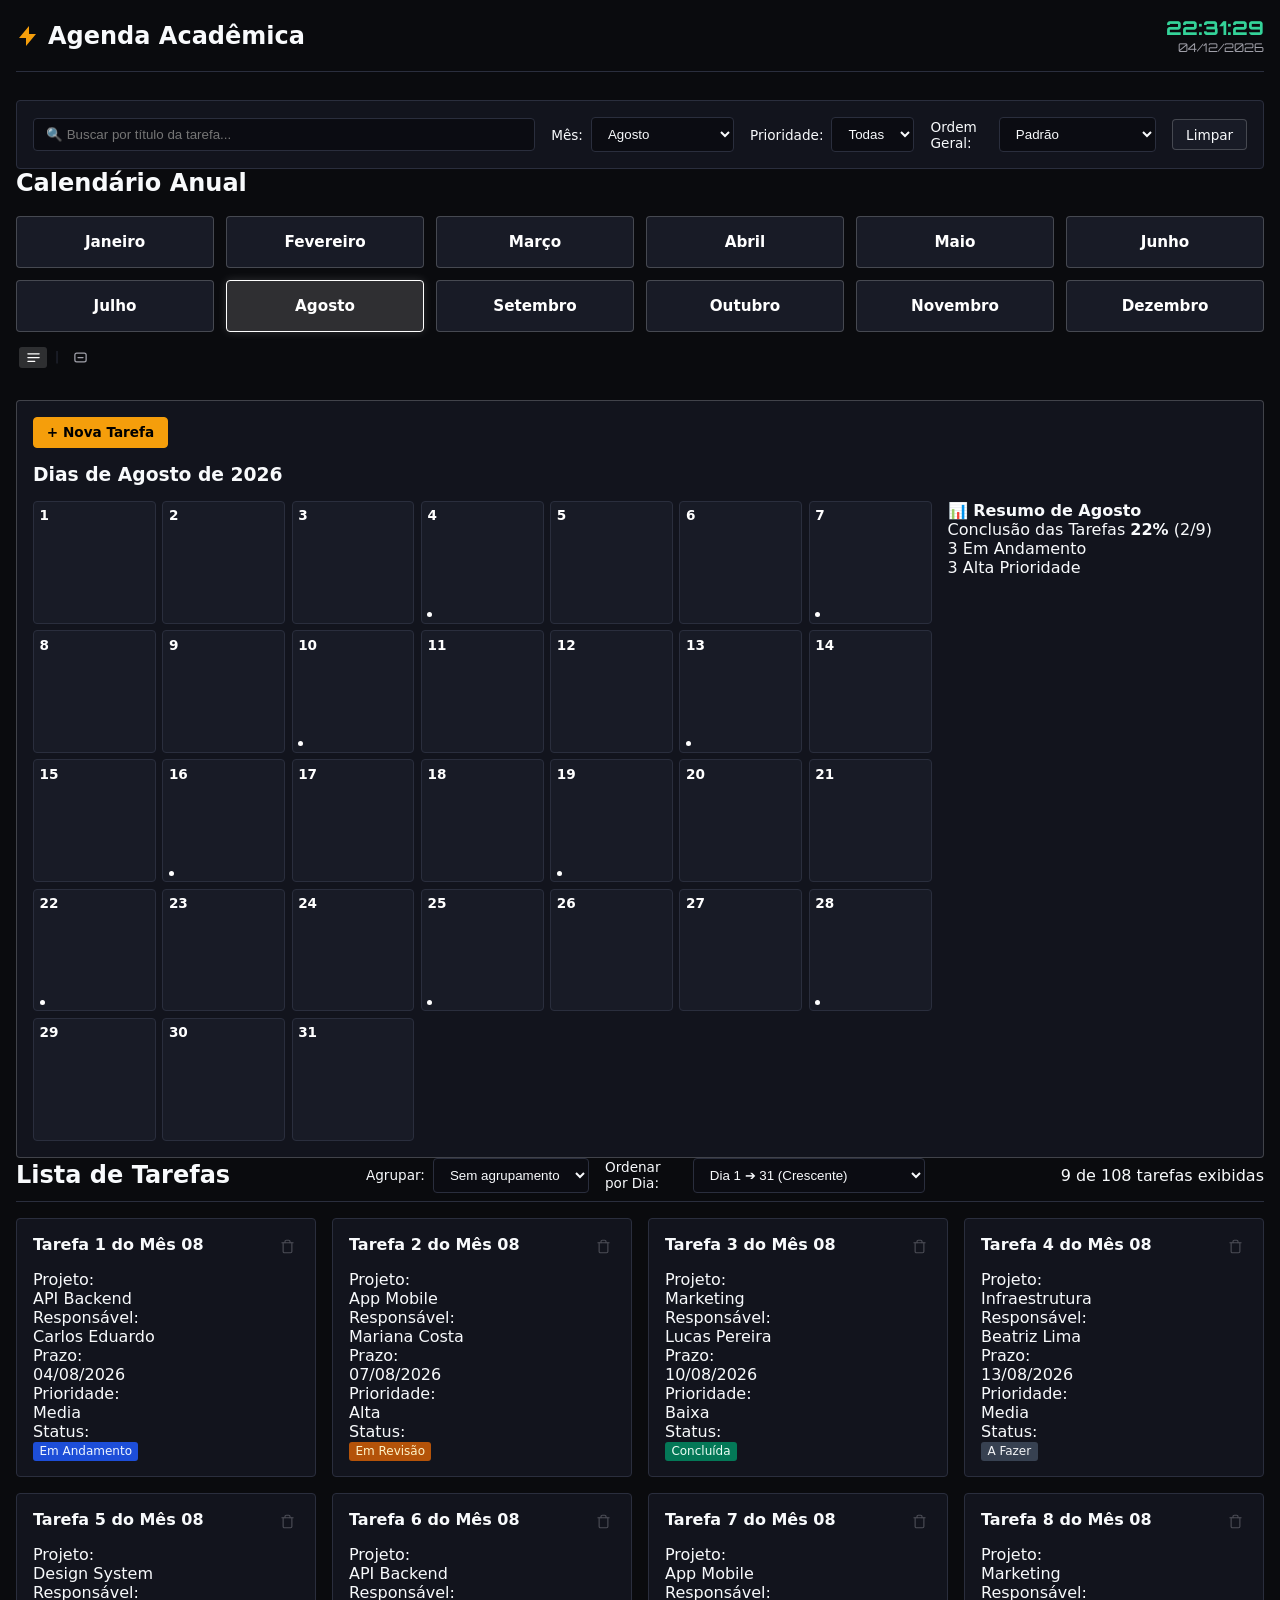
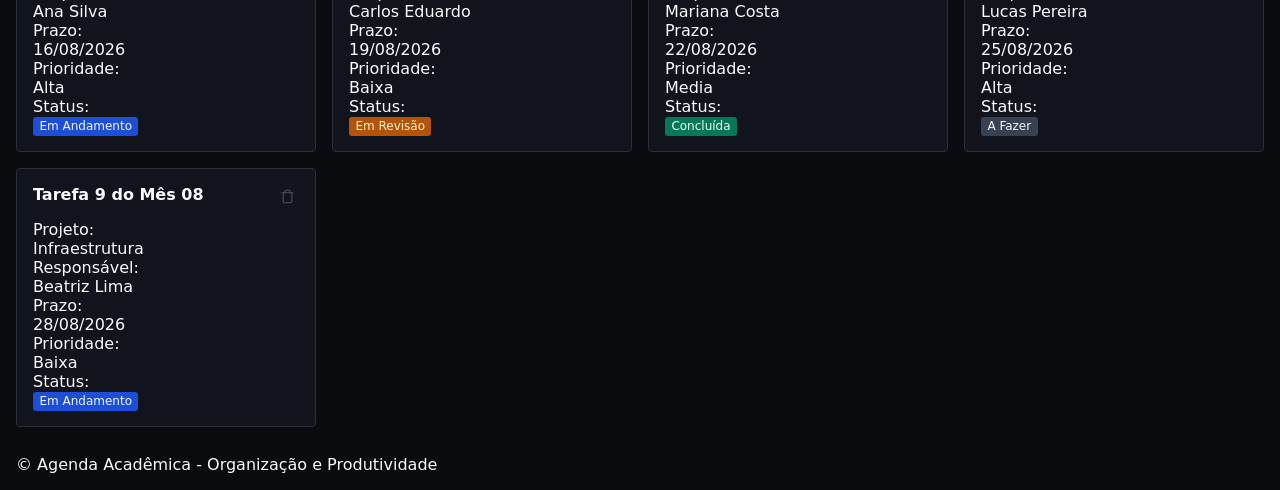
<file: index.html>
<!DOCTYPE html>
<html lang="pt-BR">
<head>
  <meta charset="UTF-8">
  <meta name="viewport" content="width=device-width, initial-scale=1.0">
  <title>Agenda Acadêmica</title>
  <link rel="preconnect" href="https://fonts.googleapis.com">
  <link rel="preconnect" href="https://fonts.gstatic.com" crossorigin>
  <link href="https://fonts.googleapis.com/css2?family=Orbitron:wght@600;800&display=swap" rel="stylesheet">
  <link rel="stylesheet" href="style.css">
</head>
<body>
  <header class="header-principal">
    <div class="logo-titulo">
      <h1>
        <svg class="icone-raio-4pontas" xmlns="http://www.w3.org/2000/svg" viewBox="0 0 24 24" aria-hidden="true">
          <path d="M13 2L3 14h7v8l10-12h-7z" />
        </svg>
        Agenda Acadêmica
      </h1>
    </div>

    <div class="header-direita">
      <div id="relogioDigital" class="relogio-mesa" title="Horário e Data Atual"></div>
    </div>
  </header>

  <main>
    <!-- Filtros Compactos -->
    <section aria-labelledby="buscaFiltros" class="secao-filtros-compacta">
      <h2 id="buscaFiltros" class="sr-only">Buscar e Filtrar Agenda</h2>
      <form id="formFiltros" class="form-filtros-inline">
        <div class="campo-busca-compacto">
          <input type="search" id="buscaTitulo" placeholder="🔍 Buscar por título da tarefa..." />
        </div>

        <div class="campo-seletor-compacto">
          <label for="filtroMes">Mês:</label>
          <select id="filtroMes">
            <option value="todos">Todos os meses</option>
            <option value="01">Janeiro</option>
            <option value="02">Fevereiro</option>
            <option value="03">Março</option>
            <option value="04">Abril</option>
            <option value="05">Maio</option>
            <option value="06">Junho</option>
            <option value="07">Julho</option>
            <option value="08">Agosto</option>
            <option value="09">Setembro</option>
            <option value="10">Outubro</option>
            <option value="11">Novembro</option>
            <option value="12">Dezembro</option>
          </select>
        </div>

        <div class="campo-seletor-compacto">
          <label for="filtroPrioridade">Prioridade:</label>
          <select id="filtroPrioridade">
            <option value="todas">Todas</option>
            <option value="baixa">Baixa</option>
            <option value="media">Média</option>
            <option value="alta">Alta</option>
          </select>
        </div>

        <div class="campo-seletor-compacto">
          <label for="ordenacaoPrazo">Ordem Geral:</label>
          <select id="ordenacaoPrazo">
            <option value="padrao">Padrão</option>
            <option value="prazoAsc">Mais próximo</option>
            <option value="prazoDesc">Mais distante</option>
          </select>
        </div>

        <div class="acoes-filtros-compacto">
          <button type="button" id="btnLimparFiltros" class="btn-secundario">Limpar</button>
        </div>
      </form>
    </section>

    <div id="regiaoStatus" role="status" aria-live="polite" class="sr-only"></div>
    <div id="containerEstado"></div>

    <!-- Seção de Meses -->
    <section aria-labelledby="tituloCalendario" class="secao-calendario">
      <div class="cabecalho-secao">
        <h2 id="tituloCalendario">Calendário Anual</h2>
      </div>

      <div id="gridMeses" class="grid-meses-container"></div>
    </section>

    <!-- Detalhamento dos Dias do Mês -->
    <section id="secaoMesDetalhado" class="secao-mes-detalhado" aria-labelledby="tituloMesAtual">
      <div class="barra-acoes-datas">
        <button type="button" id="btnAbrirModalCriar" class="btn-destaque">+ Nova Tarefa</button>
        <button type="button" id="btnVerTodasMes" class="btn-link">Ver todas do mês</button>
      </div>

      <div class="cabecalho-mes">
        <h3 id="tituloMesAtual">Dias do Mês</h3>
      </div>

      <div class="conteiner-detalhe-mes">
        <div id="gridDiasMes" class="grid-dias-mes"></div>
        <aside id="painelEstatisticasMes" class="painel-estatisticas"></aside>
      </div>
    </section>

    <!-- Lista de Cards com Controles de Organização -->
    <section aria-labelledby="quadroTarefas" class="secao-tarefas">
      <div class="cabecalho-tarefas">
        <h2 id="quadroTarefas">Lista de Tarefas</h2>
        
        <div class="controles-organizacao-tarefas">
          <div class="campo-seletor-compacto">
            <label for="agruparPrioridade">Agrupar:</label>
            <select id="agruparPrioridade">
              <option value="nenhum">Sem agrupamento</option>
              <option value="importancia">Por Importância</option>
            </select>
          </div>

          <div class="campo-seletor-compacto">
            <label for="ordenarPorDia">Ordenar por Dia:</label>
            <select id="ordenarPorDia">
              <option value="asc">Dia 1 ➔ 31 (Crescente)</option>
              <option value="desc">Dia 31 ➔ 1 (Decrescente)</option>
            </select>
          </div>
        </div>

        <div id="contadorTarefas" class="contador-tarefas"></div>
      </div>

      <div id="containerCardsTarefas" class="cards-container-wrapper"></div>
    </section>
  </main>

  <!-- Modal Nova Tarefa -->
  <dialog id="modalNovaTarefa" class="modal-tarefa">
    <div class="modal-conteudo">
      <div class="modal-header">
        <h3>➕ Nova Tarefa na Agenda</h3>
        <button type="button" id="btnFecharModal" class="btn-fechar" aria-label="Fechar">&times;</button>
      </div>
      <form id="formNovaTarefa" class="form-modal">
        <div class="campo-modal">
          <label for="novaTitulo">Título da Tarefa *</label>
          <input type="text" id="novaTitulo" required placeholder="Ex: Entregar relatório de Redes">
        </div>

        <div class="campo-modal-duplo">
          <div class="campo-modal">
            <label for="novoProjeto">Projeto / Disciplina *</label>
            <input type="text" id="novoProjeto" required placeholder="Ex: Simulador de Redes">
          </div>
          <div class="campo-modal">
            <label for="novoResponsavel">Responsável *</label>
            <input type="text" id="novoResponsavel" required placeholder="Ex: Lucas">
          </div>
        </div>

        <div class="campo-modal-triplo">
          <div class="campo-modal">
            <label for="novoPrazo">Data de Entrega *</label>
            <input type="date" id="novoPrazo" required value="2026-08-15">
          </div>
          <div class="campo-modal">
            <label for="novaPrioridade">Prioridade</label>
            <select id="novaPrioridade">
              <option value="baixa">Baixa</option>
              <option value="media" selected>Média</option>
              <option value="alta">Alta</option>
            </select>
          </div>
          <div class="campo-modal">
            <label for="novoStatus">Status</label>
            <select id="novoStatus">
              <option value="aFazer" selected>A Fazer</option>
              <option value="emAndamento">Em Andamento</option>
              <option value="emRevisao">Em Revisão</option>
              <option value="concluida">Concluída</option>
            </select>
          </div>
        </div>

        <div class="modal-acoes">
          <button type="button" id="btnCancelarModal" class="btn-secundario">Cancelar</button>
          <button type="submit" class="btn-destaque">Salvar na Agenda</button>
        </div>
      </form>
    </div>
  </dialog>

  <footer>
    <p>&copy; Agenda Acadêmica - Organização e Produtividade</p>
  </footer>

  <script type="module" src="js/app.js"></script>
</body>
</html>
</file>
<file: style.css>
:root {
  --bg-principal: #0a0b0e;
  --bg-superficie: #12141d;
  --bg-cartao: #181b26;
  --bg-input: #0b0c12;

  --texto-principal: #f8fafc;
  --texto-secundario: #a1a1aa;
  
  --cor-borda: #2a2e3d;
  --cor-borda-branca: rgba(255, 255, 255, 0.2);

  --espaco-sm: 0.5rem;
  --espaco-md: 1rem;
  --espaco-lg: 1.75rem;

  --raio-canto: 4px;
  --fonte-padrao: system-ui, -apple-system, BlinkMacSystemFont, 'Segoe UI', Roboto, sans-serif;
  --fonte-digital: 'Orbitron', monospace;
}

* {
  box-sizing: border-box;
  margin: 0;
  padding: 0;
}

body {
  background-color: var(--bg-principal);
  color: var(--texto-principal);
  font-family: var(--fonte-padrao);
  padding: var(--espaco-md);
  min-height: 100vh;
  max-width: 88rem;
  margin: 0 auto;
  display: flex;
  flex-direction: column;
  gap: var(--espaco-lg);
}

button {
  position: relative;
  overflow: hidden;
  font-family: inherit;
  cursor: pointer;
}

.canvas-eletrico {
  position: absolute;
  top: 0;
  left: 0;
  width: 100%;
  height: 100%;
  pointer-events: none;
  z-index: 10;
}

/* Header */
.header-principal {
  display: flex;
  justify-content: space-between;
  align-items: center;
  padding-bottom: var(--espaco-md);
  border-bottom: 1px solid var(--cor-borda);
}

.logo-titulo h1 {
  display: flex;
  align-items: center;
  gap: 0.5rem;
  font-size: 1.5rem;
}

.icone-raio-4pontas {
  width: 1.5rem;
  height: 1.5rem;
  fill: #f59e0b;
}

.relogio-mesa {
  font-family: var(--fonte-digital);
  text-align: right;
  color: #34d399;
}

.relogio-hora {
  font-size: 1.2rem;
  font-weight: 800;
}

.relogio-data {
  font-size: 0.75rem;
  color: var(--texto-secundario);
}

/* Filtros Inline */
.secao-filtros-compacta {
  background-color: var(--bg-superficie);
  padding: var(--espaco-md);
  border-radius: var(--raio-canto);
  border: 1px solid var(--cor-borda);
}

.form-filtros-inline {
  display: flex;
  flex-wrap: wrap;
  gap: var(--espaco-md);
  align-items: center;
}

.campo-busca-compacto {
  flex: 1 1 200px;
}

.campo-busca-compacto input,
.campo-seletor-compacto select,
.campo-modal input,
.campo-modal select {
  width: 100%;
  padding: 0.5rem 0.75rem;
  background-color: var(--bg-input);
  border: 1px solid var(--cor-borda);
  color: var(--texto-principal);
  border-radius: var(--raio-canto);
}

.campo-seletor-compacto {
  display: flex;
  align-items: center;
  gap: 0.5rem;
  font-size: 0.85rem;
}

/* Seção de Calendário e Meses (Ocupando 100% da Largura) */
.secao-calendario {
  width: 100%;
  display: flex;
  flex-direction: column;
  gap: 1.2rem;
}

.cabecalho-secao {
  display: flex;
  justify-content: space-between;
  align-items: center;
}

.grid-meses-container {
  width: 100%;
  display: flex;
  flex-direction: column;
  gap: 0.5rem;
}

.grid-meses-6x2 {
  width: 100%;
  display: grid;
  grid-template-columns: repeat(2, 1fr);
  gap: 0.75rem;
}

@media (min-width: 40rem) {
  .grid-meses-6x2 { grid-template-columns: repeat(3, 1fr); }
}

@media (min-width: 64rem) {
  .grid-meses-6x2 { grid-template-columns: repeat(6, 1fr); }
}

.card-mes {
  width: 100%;
  background-color: var(--bg-cartao);
  border: 1px solid var(--cor-borda-branca);
  border-radius: var(--raio-canto);
  padding: 1rem;
  display: flex;
  justify-content: center;
  align-items: center;
  cursor: pointer;
  transition: all 0.15s ease;
}

.card-mes:hover {
  border-color: #ffffff;
  background-color: rgba(255, 255, 255, 0.08);
}

.card-mes.ativo {
  border-color: #ffffff;
  background-color: rgba(255, 255, 255, 0.15);
  box-shadow: 0 0 10px rgba(255, 255, 255, 0.15);
}

.card-mes .nome-mes {
  font-weight: 700;
  font-size: 0.95rem;
  color: #ffffff;
}

.grid-meses-compacto {
  width: 100%;
  display: grid;
  grid-template-columns: repeat(4, 1fr);
  gap: 0.5rem;
}

@media (min-width: 36rem) {
  .grid-meses-compacto { grid-template-columns: repeat(6, 1fr); }
}

@media (min-width: 60rem) {
  .grid-meses-compacto { grid-template-columns: repeat(12, 1fr); }
}

.btn-mes-inicial {
  width: 100%;
  background-color: var(--bg-cartao);
  border: 1px solid var(--cor-borda-branca);
  color: #ffffff;
  font-family: var(--fonte-digital);
  font-weight: 700;
  font-size: 0.85rem;
  padding: 0.65rem 0.2rem;
  border-radius: var(--raio-canto);
  text-align: center;
  transition: all 0.15s ease;
}

.btn-mes-inicial:hover {
  border-color: #ffffff;
  background-color: rgba(255, 255, 255, 0.1);
}

.btn-mes-inicial.ativo {
  border-color: #ffffff;
  background-color: rgba(255, 255, 255, 0.2);
}

/* Botões discretos posicionados no canto inferior esquerdo */
.controles-discretos-rodape {
  display: flex;
  align-items: center;
  justify-content: flex-start;
  gap: 0.5rem;
  margin-top: 0.4rem;
  padding-left: 0.2rem;
}

.btn-modo-discreto {
  background: transparent !important;
  border: none !important;
  box-shadow: none !important;
  color: var(--texto-secundario);
  padding: 0.2rem 0.4rem;
  display: inline-flex;
  align-items: center;
  justify-content: center;
  border-radius: 3px;
  transition: color 0.15s ease, background-color 0.15s ease;
  width: auto !important;
}

.btn-modo-discreto:hover {
  color: #ffffff;
  background-color: rgba(255, 255, 255, 0.08) !important;
}

.btn-modo-discreto.ativo {
  color: #ffffff;
  background-color: rgba(255, 255, 255, 0.15) !important;
}

.divisor-discreto {
  color: var(--cor-borda);
  font-size: 0.75rem;
}

/* Detalhamento de Dias */
.secao-mes-detalhado {
  margin-top: 2rem;
  background-color: var(--bg-superficie);
  border: 1px solid var(--cor-borda-branca);
  border-radius: var(--raio-canto);
  padding: var(--espaco-md);
  display: flex;
  flex-direction: column;
  gap: var(--espaco-md);
}

.barra-acoes-datas {
  display: flex;
  justify-content: space-between;
  align-items: center;
}

.btn-link {
  background: transparent;
  border: none;
  color: #60a5fa;
  text-decoration: underline;
  font-size: 0.85rem;
}

.conteiner-detalhe-mes {
  display: grid;
  grid-template-columns: 1fr;
  gap: var(--espaco-md);
}

@media (min-width: 48rem) {
  .conteiner-detalhe-mes {
    grid-template-columns: 3fr 1fr;
  }
}

.grid-dias-mes {
  display: grid;
  grid-template-columns: repeat(7, 1fr);
  gap: 0.4rem;
}

.dia-celula {
  background-color: var(--bg-cartao);
  border: 1px solid var(--cor-borda);
  border-radius: var(--raio-canto);
  aspect-ratio: 1 / 1;
  padding: 0.35rem;
  display: flex;
  flex-direction: column;
  justify-content: space-between;
  cursor: pointer;
  position: relative;
  min-height: 3.2rem;
}

.dia-celula:hover {
  border-color: #ffffff;
}

.dia-celula.ativo {
  border-color: #34d399;
  background-color: rgba(52, 211, 153, 0.15);
}

.dia-numero {
  font-size: 0.85rem;
  font-weight: 700;
  color: #ffffff;
}

.indicador-tarefas {
  display: flex;
  gap: 3px;
  flex-wrap: wrap;
}

.ponto-tarefa {
  width: 5px;
  height: 5px;
  border-radius: 50%;
  background-color: #ffffff;
}

/* Seção de Tarefas & Controles de Organização */
.secao-tarefas {
  display: flex;
  flex-direction: column;
  gap: 1rem;
}

.cabecalho-tarefas {
  display: flex;
  flex-wrap: wrap;
  justify-content: space-between;
  align-items: center;
  gap: 1rem;
  padding-bottom: 0.5rem;
  border-bottom: 1px solid var(--cor-borda);
}

.controles-organizacao-tarefas {
  display: flex;
  gap: 1rem;
  align-items: center;
}

.grupo-prioridade-secao {
  margin-top: 1.25rem;
  display: flex;
  flex-direction: column;
  gap: 0.75rem;
}

.titulo-grupo-prioridade {
  font-size: 1.05rem;
  font-weight: 700;
  padding-bottom: 0.25rem;
  border-bottom: 1px dashed var(--cor-borda);
}

.titulo-grupo-prioridade.prioridade-alta { color: #f87171; }
.titulo-grupo-prioridade.prioridade-media { color: #fbbf24; }
.titulo-grupo-prioridade.prioridade-baixa { color: #34d399; }

.cards-container-wrapper {
  display: flex;
  flex-direction: column;
  gap: 1rem;
}

.cards-grid {
  display: grid;
  grid-template-columns: repeat(auto-fill, minmax(260px, 1fr));
  gap: 1rem;
}

.card-tarefa {
  background: var(--bg-superficie);
  border: 1px solid var(--cor-borda);
  border-radius: var(--raio-canto);
  padding: 1rem;
  display: flex;
  flex-direction: column;
  gap: 0.75rem;
  transition: transform 0.2s ease, border-color 0.2s ease;
}

.card-header-tarefa {
  display: flex;
  justify-content: space-between;
  align-items: flex-start;
}

/* Lixeira Minimalista */
.btn-excluir {
  background: transparent !important;
  border: none !important;
  box-shadow: none !important;
  padding: 4px;
  cursor: pointer;
  color: var(--texto-secundario);
  opacity: 0.4;
  transition: opacity 0.2s ease, color 0.2s ease;
  display: flex;
  align-items: center;
  justify-content: center;
  width: auto !important;
}

.btn-excluir:hover {
  opacity: 1;
  color: #ef4444;
}

/* Animação de Choque Elétrico ao Excluir Card */
.card-tarefa.card-eletrocutando {
  position: relative;
  pointer-events: none;
  animation: eletrocutarCard 0.45s ease-in-out forwards;
}

@keyframes eletrocutarCard {
  0% {
    transform: translate(0, 0) scale(1);
    filter: brightness(1);
  }
  15% {
    transform: translate(-3px, 2px) rotate(-1deg);
    box-shadow: 0 0 15px #00f0ff, inset 0 0 15px #00f0ff;
    border-color: #60a5fa;
    filter: brightness(2) contrast(1.5);
  }
  30% {
    transform: translate(4px, -3px) rotate(1.5deg);
    box-shadow: 0 0 25px #ffffff, inset 0 0 20px #00f0ff;
    filter: brightness(3);
  }
  45% {
    transform: translate(-4px, 1px) rotate(-1deg);
    box-shadow: 0 0 20px #38bdf8, inset 0 0 15px #ffffff;
    filter: brightness(2.5);
  }
  60% {
    transform: translate(3px, -2px) rotate(1deg);
    box-shadow: 0 0 30px #00f0ff;
    opacity: 0.8;
  }
  80% {
    transform: translate(-2px, 2px) scale(0.95);
    opacity: 0.4;
    filter: brightness(4);
  }
  100% {
    transform: scale(0.7);
    opacity: 0;
    filter: brightness(5);
  }
}

.badge-status {
  padding: 0.15rem 0.4rem;
  border-radius: 3px;
  font-size: 0.75rem;
}

.badge-status.aFazer { background: #374151; color: #f3f4f6; }
.badge-status.emAndamento { background: #1d4ed8; color: #eff6ff; }
.badge-status.emRevisao { background: #b45309; color: #fef3c7; }
.badge-status.concluida { background: #047857; color: #ecfdf5; }

/* Modal */
.modal-tarefa {
  margin: auto;
  border: 1px solid var(--cor-borda);
  border-radius: var(--raio-canto);
  background-color: var(--bg-superficie);
  color: var(--texto-principal);
  padding: 1.5rem;
  max-width: 500px;
  width: 90%;
}

.modal-tarefa::backdrop {
  background-color: rgba(0, 0, 0, 0.75);
}

.modal-header {
  display: flex;
  justify-content: space-between;
  align-items: center;
  margin-bottom: 1rem;
}

.btn-fechar {
  background: transparent;
  border: none;
  color: var(--texto-secundario);
  font-size: 1.5rem;
}

.form-modal {
  display: flex;
  flex-direction: column;
  gap: 1rem;
}

.campo-modal-duplo,
.campo-modal-triplo {
  display: grid;
  gap: 0.5rem;
}

.campo-modal-duplo { grid-template-columns: 1fr 1fr; }
.campo-modal-triplo { grid-template-columns: 1fr 1fr 1fr; }

.modal-acoes {
  display: flex;
  justify-content: flex-end;
  gap: 0.5rem;
  margin-top: 0.5rem;
}

.btn-secundario,
.btn-destaque {
  padding: 0.4rem 0.8rem;
  border-radius: var(--raio-canto);
  border: 1px solid var(--cor-borda-branca);
  background: var(--bg-cartao);
  color: var(--texto-principal);
  font-size: 0.85rem;
}

.btn-destaque {
  background-color: #f59e0b;
  color: #000;
  font-weight: 700;
  border-color: #f59e0b;
}

.sr-only {
  position: absolute;
  width: 1px;
  height: 1px;
  padding: 0;
  margin: -1px;
  overflow: hidden;
  clip: rect(0, 0, 0, 0);
  border: 0;
}
</file>
